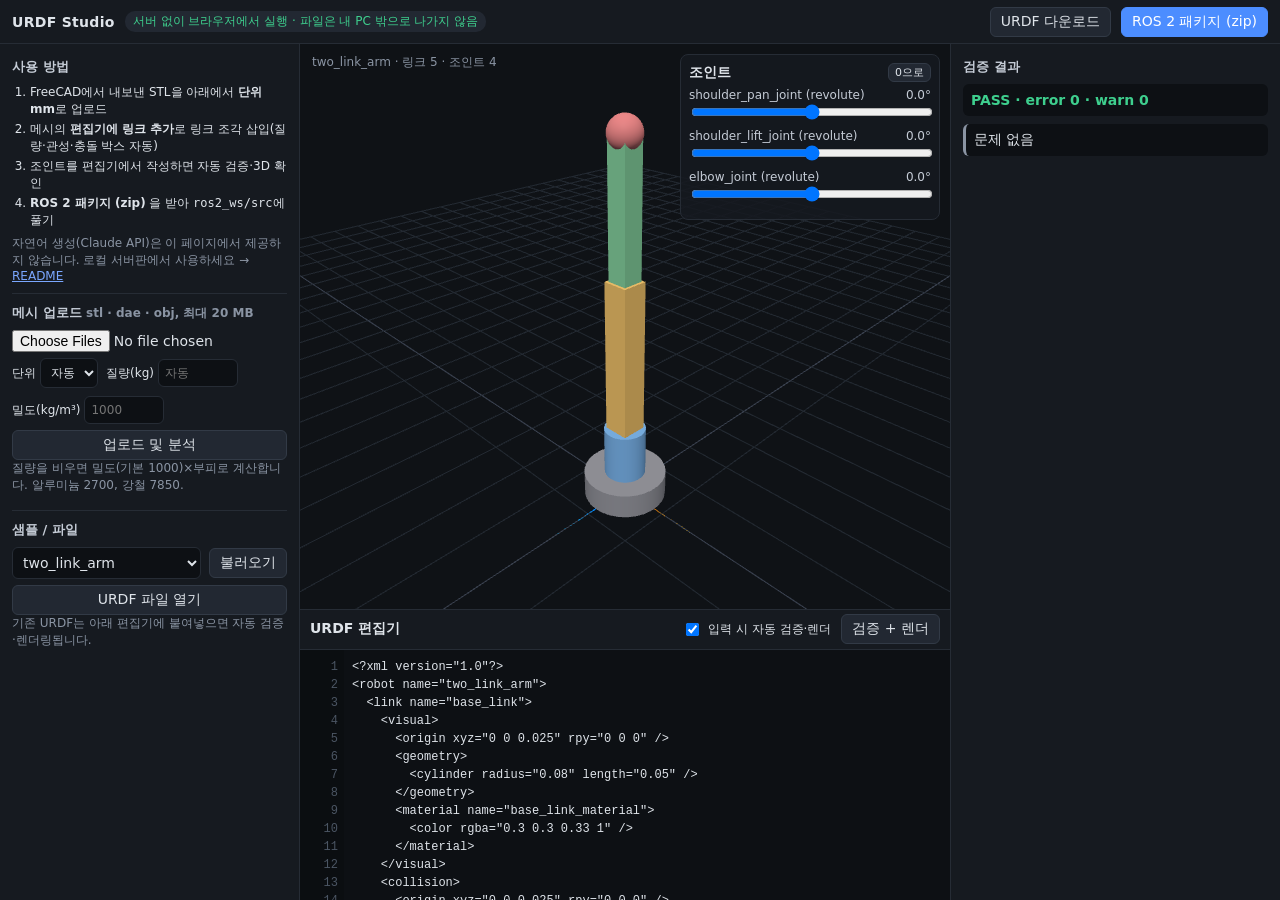
<file: docs/index.html>
<!doctype html>
<html lang="ko">
<head>
  <meta charset="utf-8">
  <meta name="viewport" content="width=device-width, initial-scale=1">
  <title>URDF Studio</title>
  <link rel="icon" href="data:,">
  <link rel="stylesheet" href="./css/style.css">
  <!-- three@0.186.1, urdf-loader@0.13.1, jszip@3.10.1 은 vendor/ 에 포함(CDN 불필요). 원본 SRI 해시와 일치 확인함. -->
  <script type="importmap">
  {
    "imports": {
      "three": "./vendor/three/build/three.module.js",
      "three/examples/jsm/": "./vendor/three/examples/jsm/",
      "urdf-loader": "./vendor/urdf-loader/src/URDFLoader.js"
    }
  }
  </script>
</head>
<body>
<header class="topbar">
  <div class="brand">URDF Studio</div>
  <div class="badge ok">서버 없이 브라우저에서 실행 · 파일은 내 PC 밖으로 나가지 않음</div>
  <div class="spacer"></div>
  <button id="btnDownloadUrdf" class="btn" title="편집기의 URDF를 다운로드">URDF 다운로드</button>
  <button id="btnDownloadZip" class="btn primary" title="ROS 2 description 패키지 zip">ROS 2 패키지 (zip)</button>
</header>

<main class="layout">
  <!-- Left: inputs -->
  <aside class="panel left">
    <section>
      <h2>사용 방법</h2>
      <ol class="small steps">
        <li>FreeCAD에서 내보낸 STL을 아래에서 <b>단위 mm</b>로 업로드</li>
        <li>메시의 <b>편집기에 링크 추가</b>로 링크 조각 삽입(질량·관성·충돌 박스 자동)</li>
        <li>조인트를 편집기에서 작성하면 자동 검증·3D 확인</li>
        <li><b>ROS 2 패키지 (zip)</b> 을 받아 <code>ros2_ws/src</code>에 풀기</li>
      </ol>
      <div class="muted small">자연어 생성(Claude API)은 이 페이지에서 제공하지 않습니다. 로컬 서버판에서 사용하세요 → <a href="https://github.com/kgh-DaC/URDF-Studio#readme" target="_blank" rel="noopener">README</a></div>
    </section>

    <section>
      <h2>메시 업로드 <span class="muted small">stl · dae · obj, 최대 20 MB</span></h2>
      <input type="file" id="meshFiles" accept=".stl,.dae,.obj" multiple>
      <div class="row">
        <label>단위 <select id="meshUnit"><option value="">자동</option><option value="mm">mm</option><option value="m">m</option></select></label>
        <label>질량(kg) <input type="number" id="meshMass" min="0" step="0.01" placeholder="자동"></label>
        <label>밀도(kg/m³) <input type="number" id="meshDensity" min="0" step="1" placeholder="1000"></label>
      </div>
      <button id="btnUpload" class="btn block">업로드 및 분석</button>
      <div class="muted small">질량을 비우면 밀도(기본 1000)×부피로 계산합니다. 알루미늄 2700, 강철 7850.</div>
      <ul id="meshList" class="meshlist small"></ul>
    </section>

    <section>
      <h2>샘플 / 파일</h2>
      <div class="row">
        <select id="sampleSelect"></select>
        <button id="btnLoadSample" class="btn">불러오기</button>
      </div>
      <label class="btn block filebtn">URDF 파일 열기<input type="file" id="urdfFile" accept=".urdf,.xml" hidden></label>
      <div class="muted small">기존 URDF는 아래 편집기에 붙여넣으면 자동 검증·렌더링됩니다.</div>
    </section>
  </aside>

  <!-- Center: viewer -->
  <section class="viewer-wrap">
    <div id="viewer"></div>
    <div id="viewerMsg" class="viewer-msg"></div>
    <div class="joints" id="jointsPanel">
      <div class="joints-head">
        <strong>조인트</strong>
        <button id="btnResetJoints" class="btn tiny">0으로</button>
      </div>
      <div id="jointSliders"></div>
    </div>
  </section>

  <!-- Right: validation -->
  <aside class="panel right">
    <section>
      <h2>검증 결과</h2>
      <div id="valSummary" class="summary">-</div>
      <ul id="issues" class="issues"></ul>
    </section>
    </aside>

  <!-- Bottom: editor -->
  <section class="editor-wrap">
    <div class="editor-head">
      <strong>URDF 편집기</strong>
      <span id="editorState" class="muted small"></span>
      <div class="spacer"></div>
      <label class="check small"><input type="checkbox" id="autoApply" checked> 입력 시 자동 검증·렌더</label>
      <button id="btnApply" class="btn">검증 + 렌더</button>
    </div>
    <div class="editor">
      <pre id="gutter" class="gutter" aria-hidden="true">1</pre>
      <textarea id="editor" spellcheck="false" wrap="off" placeholder="여기에 URDF XML을 붙여넣으세요"></textarea>
    </div>
  </section>
</main>

<script src="./vendor/jszip/jszip.min.js"></script>
<script type="module" src="./js/app.js"></script>
</body>
</html>
</file>
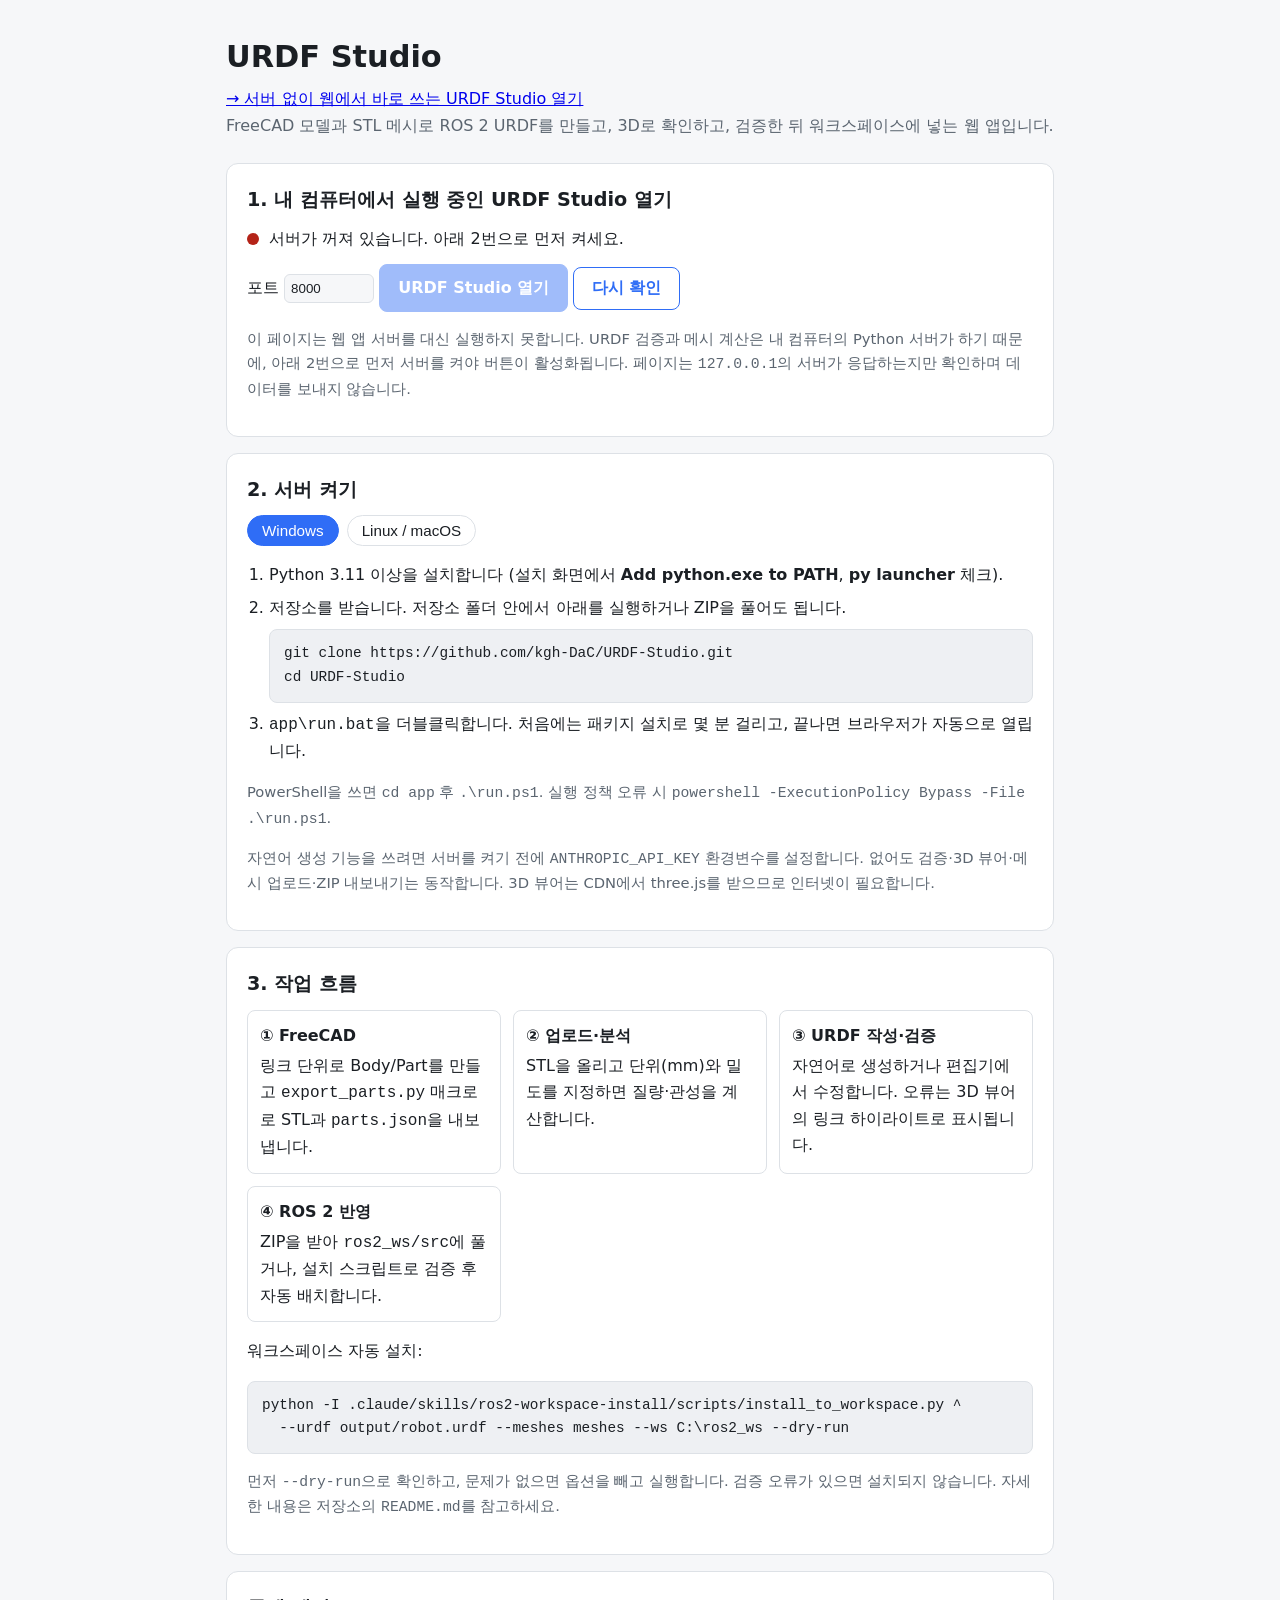
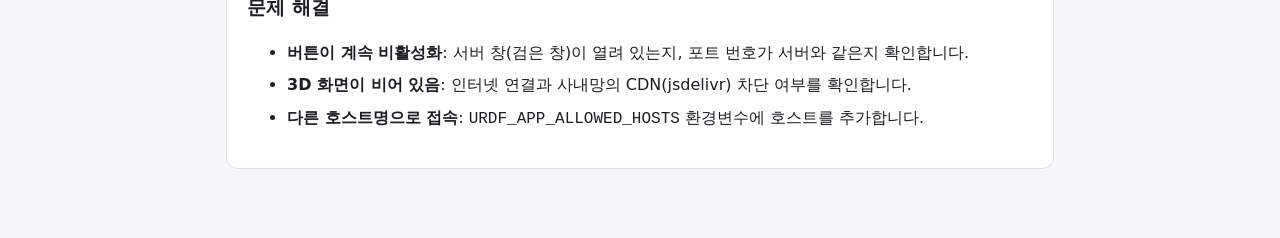
<file: docs/local.html>
<!doctype html>
<html lang="ko">
<head>
<meta charset="utf-8">
<meta name="viewport" content="width=device-width, initial-scale=1">
<title>URDF Studio 로컬 서버 안내</title>
<style>
  :root { --bg:#f6f7f9; --fg:#1b1f24; --muted:#5b6570; --card:#fff; --line:#dde1e6; --accent:#2f6df6; --ok:#1a7f4b; --bad:#b42318; --code:#eef0f3; }
  @media (prefers-color-scheme: dark) {
    :root { --bg:#0f1318; --fg:#e6e9ed; --muted:#9aa5b1; --card:#171c23; --line:#2a323c; --accent:#5b8dff; --ok:#3ccf87; --bad:#ff7b72; --code:#0b0e12; }
  }
  * { box-sizing:border-box; }
  body { margin:0; background:var(--bg); color:var(--fg); font:16px/1.65 system-ui,"Segoe UI","Malgun Gothic",sans-serif; }
  main { max-width:860px; margin:0 auto; padding:32px 16px 64px; }
  h1 { font-size:1.9rem; margin:0 0 4px; }
  h2 { font-size:1.2rem; margin:0 0 10px; }
  p.lead { color:var(--muted); margin:0 0 24px; }
  .card { background:var(--card); border:1px solid var(--line); border-radius:12px; padding:20px; margin-bottom:16px; }
  .status { display:flex; align-items:center; gap:10px; flex-wrap:wrap; }
  .dot { width:12px; height:12px; border-radius:50%; background:var(--muted); }
  .dot.ok { background:var(--ok); } .dot.bad { background:var(--bad); }
  .btn { display:inline-block; padding:10px 18px; border-radius:8px; border:1px solid var(--accent); background:var(--accent); color:#fff; text-decoration:none; font-weight:600; cursor:pointer; font-size:1rem; }
  .btn.ghost { background:transparent; color:var(--accent); }
  .btn[aria-disabled="true"] { opacity:.45; pointer-events:none; }
  pre { background:var(--code); border:1px solid var(--line); border-radius:8px; padding:12px 14px; overflow-x:auto; margin:8px 0; font-size:.9rem; position:relative; }
  code { font-family:ui-monospace,Consolas,monospace; }
  .tabs { display:flex; gap:8px; margin-bottom:10px; }
  .tabs button { border:1px solid var(--line); background:transparent; color:var(--fg); padding:6px 14px; border-radius:999px; cursor:pointer; font-size:.95rem; }
  .tabs button[aria-selected="true"] { background:var(--accent); border-color:var(--accent); color:#fff; }
  .panel[hidden] { display:none; }
  ol { padding-left:22px; } li { margin:6px 0; }
  .muted { color:var(--muted); font-size:.92rem; }
  .grid { display:grid; grid-template-columns:repeat(auto-fit,minmax(230px,1fr)); gap:12px; }
  .grid div { border:1px solid var(--line); border-radius:8px; padding:12px; }
  .grid b { display:block; margin-bottom:4px; }
  input[type=number] { width:90px; padding:6px; border-radius:6px; border:1px solid var(--line); background:var(--bg); color:var(--fg); }
  button.copy { position:absolute; top:6px; right:6px; font-size:.75rem; padding:2px 8px; border-radius:6px; border:1px solid var(--line); background:var(--card); color:var(--fg); cursor:pointer; }
</style>
</head>
<body>
<main>
  <h1>URDF Studio</h1>
  <p class="lead"><a href="./index.html">→ 서버 없이 웹에서 바로 쓰는 URDF Studio 열기</a><br>FreeCAD 모델과 STL 메시로 ROS 2 URDF를 만들고, 3D로 확인하고, 검증한 뒤 워크스페이스에 넣는 웹 앱입니다.</p>

  <section class="card" aria-labelledby="h-run">
    <h2 id="h-run">1. 내 컴퓨터에서 실행 중인 URDF Studio 열기</h2>
    <div class="status">
      <span class="dot" id="dot"></span>
      <span id="stateText">서버 확인 중…</span>
    </div>
    <p style="margin:12px 0 0">
      포트 <input type="number" id="port" value="8000" min="1" max="65535" aria-label="포트">
      <a class="btn" id="open" href="http://127.0.0.1:8000" target="_blank" rel="noopener" aria-disabled="true">URDF Studio 열기</a>
      <button class="btn ghost" id="recheck" type="button">다시 확인</button>
    </p>
    <p class="muted">이 페이지는 웹 앱 서버를 대신 실행하지 못합니다. URDF 검증과 메시 계산은 내 컴퓨터의 Python 서버가 하기 때문에, 아래 2번으로 먼저 서버를 켜야 버튼이 활성화됩니다. 페이지는 <code>127.0.0.1</code>의 서버가 응답하는지만 확인하며 데이터를 보내지 않습니다.</p>
  </section>

  <section class="card" aria-labelledby="h-start">
    <h2 id="h-start">2. 서버 켜기</h2>
    <div class="tabs" role="tablist">
      <button role="tab" aria-selected="true" data-p="win">Windows</button>
      <button role="tab" aria-selected="false" data-p="lin">Linux / macOS</button>
    </div>
    <div class="panel" id="p-win">
      <ol>
        <li>Python 3.11 이상을 설치합니다 (설치 화면에서 <b>Add python.exe to PATH</b>, <b>py launcher</b> 체크).</li>
        <li>저장소를 받습니다. 저장소 폴더 안에서 아래를 실행하거나 ZIP을 풀어도 됩니다.
<pre><code>git clone https://github.com/kgh-DaC/URDF-Studio.git
cd URDF-Studio</code></pre></li>
        <li><code>app\run.bat</code>을 더블클릭합니다. 처음에는 패키지 설치로 몇 분 걸리고, 끝나면 브라우저가 자동으로 열립니다.</li>
      </ol>
      <p class="muted">PowerShell을 쓰면 <code>cd app</code> 후 <code>.\run.ps1</code>. 실행 정책 오류 시 <code>powershell -ExecutionPolicy Bypass -File .\run.ps1</code>.</p>
    </div>
    <div class="panel" id="p-lin" hidden>
<pre><code>git clone https://github.com/kgh-DaC/URDF-Studio.git
cd URDF-Studio/app
python3 -m venv .venv &amp;&amp; . .venv/bin/activate
pip install -r requirements.txt
uvicorn main:app --port 8000</code></pre>
    </div>
    <p class="muted">자연어 생성 기능을 쓰려면 서버를 켜기 전에 <code>ANTHROPIC_API_KEY</code> 환경변수를 설정합니다. 없어도 검증·3D 뷰어·메시 업로드·ZIP 내보내기는 동작합니다. 3D 뷰어는 CDN에서 three.js를 받으므로 인터넷이 필요합니다.</p>
  </section>

  <section class="card" aria-labelledby="h-flow">
    <h2 id="h-flow">3. 작업 흐름</h2>
    <div class="grid">
      <div><b>① FreeCAD</b>링크 단위로 Body/Part를 만들고 <code>export_parts.py</code> 매크로로 STL과 <code>parts.json</code>을 내보냅니다.</div>
      <div><b>② 업로드·분석</b>STL을 올리고 단위(mm)와 밀도를 지정하면 질량·관성을 계산합니다.</div>
      <div><b>③ URDF 작성·검증</b>자연어로 생성하거나 편집기에서 수정합니다. 오류는 3D 뷰어의 링크 하이라이트로 표시됩니다.</div>
      <div><b>④ ROS 2 반영</b>ZIP을 받아 <code>ros2_ws/src</code>에 풀거나, 설치 스크립트로 검증 후 자동 배치합니다.</div>
    </div>
    <p>워크스페이스 자동 설치:</p>
<pre><code>python -I .claude/skills/ros2-workspace-install/scripts/install_to_workspace.py ^
  --urdf output/robot.urdf --meshes meshes --ws C:\ros2_ws --dry-run</code></pre>
    <p class="muted">먼저 <code>--dry-run</code>으로 확인하고, 문제가 없으면 옵션을 빼고 실행합니다. 검증 오류가 있으면 설치되지 않습니다. 자세한 내용은 저장소의 <code>README.md</code>를 참고하세요.</p>
  </section>

  <section class="card" aria-labelledby="h-help">
    <h2 id="h-help">문제 해결</h2>
    <ul>
      <li><b>버튼이 계속 비활성화</b>: 서버 창(검은 창)이 열려 있는지, 포트 번호가 서버와 같은지 확인합니다.</li>
      <li><b>3D 화면이 비어 있음</b>: 인터넷 연결과 사내망의 CDN(jsdelivr) 차단 여부를 확인합니다.</li>
      <li><b>다른 호스트명으로 접속</b>: <code>URDF_APP_ALLOWED_HOSTS</code> 환경변수에 호스트를 추가합니다.</li>
    </ul>
  </section>
</main>
<script>
(function () {
  var dot = document.getElementById('dot'), text = document.getElementById('stateText');
  var open = document.getElementById('open'), port = document.getElementById('port');
  function check() {
    var p = parseInt(port.value, 10) || 8000, base = 'http://127.0.0.1:' + p;
    open.href = base;
    dot.className = 'dot'; text.textContent = '서버 확인 중…'; open.setAttribute('aria-disabled', 'true');
    var ctl = new AbortController(), t = setTimeout(function () { ctl.abort(); }, 2500);
    // no-cors: 응답 내용은 못 읽지만 서버가 떠 있는지(연결 가능 여부)는 알 수 있다.
    fetch(base + '/api/health', { mode: 'no-cors', signal: ctl.signal, cache: 'no-store' })
      .then(function () { dot.className = 'dot ok'; text.textContent = '서버 실행 중 (' + base + ')'; open.removeAttribute('aria-disabled'); })
      .catch(function () { dot.className = 'dot bad'; text.textContent = '서버가 꺼져 있습니다. 아래 2번으로 먼저 켜세요.'; })
      .finally(function () { clearTimeout(t); });
  }
  document.getElementById('recheck').onclick = check;
  port.onchange = check;
  document.querySelectorAll('.tabs button').forEach(function (b) {
    b.onclick = function () {
      document.querySelectorAll('.tabs button').forEach(function (x) { x.setAttribute('aria-selected', x === b); });
      document.getElementById('p-win').hidden = b.dataset.p !== 'win';
      document.getElementById('p-lin').hidden = b.dataset.p !== 'lin';
    };
  });
  check();
})();
</script>
</body>
</html>
</file>
<file: docs/css/style.css>
:root {
  --bg: #0f1216; --panel: #161a20; --line: #262c35; --text: #dfe4ea; --muted: #8a94a3;
  --accent: #4c8dff; --err: #ff5d5d; --warn: #f2b84b; --ok: #3ecf8e;
  font-family: "Segoe UI", "Malgun Gothic", system-ui, sans-serif; font-size: 14px;
}
* { box-sizing: border-box; }
html, body { margin: 0; height: 100%; background: var(--bg); color: var(--text); }
button, input, select, textarea { font: inherit; color: inherit; }

.topbar { height: 44px; display: flex; align-items: center; gap: 10px; padding: 0 12px;
  border-bottom: 1px solid var(--line); background: var(--panel); }
.brand { font-weight: 700; letter-spacing: .3px; }
.spacer { flex: 1; }
.badge { font-size: 12px; padding: 2px 8px; border-radius: 10px; background: #222832; color: var(--muted); }
.badge.ok { color: var(--ok); } .badge.off { color: var(--warn); }

.layout { height: calc(100% - 44px); display: grid;
  grid-template-columns: 300px 1fr 330px; grid-template-rows: 1fr 34%;
  grid-template-areas: "left viewer right" "left editor right"; }
.panel { background: var(--panel); overflow-y: auto; padding: 4px 12px 12px; }
.left { grid-area: left; border-right: 1px solid var(--line); }
.right { grid-area: right; border-left: 1px solid var(--line); }
.panel section { padding: 10px 0; border-bottom: 1px solid var(--line); }
.panel section:last-child { border-bottom: 0; }
h2 { font-size: 13px; margin: 0 0 8px; text-transform: none; color: #c5ccd6; }
.muted { color: var(--muted); } .small { font-size: 12px; }

textarea, input[type=number], select { background: #0d1014; border: 1px solid var(--line); border-radius: 6px; padding: 6px; }
#prompt { width: 100%; resize: vertical; }
.row { display: flex; gap: 8px; align-items: center; margin: 6px 0; flex-wrap: wrap; }
.row label { display: flex; gap: 4px; align-items: center; font-size: 12px; }
.row input[type=number] { width: 80px; }
.row select { flex: 1; }
.check { display: flex; gap: 6px; align-items: center; margin: 6px 0; }

.btn { background: #222832; border: 1px solid #323a46; border-radius: 6px; padding: 5px 10px; cursor: pointer; }
.btn:hover { border-color: #4a5566; }
.btn:disabled { opacity: .5; cursor: not-allowed; }
.btn.primary { background: var(--accent); border-color: var(--accent); color: #fff; }
.btn.block { display: block; width: 100%; margin-top: 6px; text-align: center; }
.btn.tiny { padding: 1px 6px; font-size: 11px; }
.filebtn { cursor: pointer; }

.attempts { margin: 6px 0 0; padding-left: 18px; }
.attempts li { margin-bottom: 4px; }
.attempts .st-ok { color: var(--ok); } .attempts .st-bad { color: var(--warn); }
.meshlist { list-style: none; padding: 0; margin: 6px 0 0; }
.meshlist li { padding: 4px 0; border-top: 1px dashed var(--line); word-break: break-all; }
.meshlist .failed { color: var(--err); }

.viewer-wrap { grid-area: viewer; position: relative; overflow: hidden; }
#viewer { position: absolute; inset: 0; }
.viewer-msg { position: absolute; left: 12px; top: 10px; font-size: 12px; color: var(--muted); pointer-events: none; }
.viewer-msg.err { color: var(--err); }
.joints { position: absolute; right: 10px; top: 10px; width: 260px; max-height: calc(100% - 20px); overflow-y: auto;
  background: rgba(22, 26, 32, .88); border: 1px solid var(--line); border-radius: 8px; padding: 8px; }
.joints-head { display: flex; justify-content: space-between; align-items: center; margin-bottom: 4px; }
.joint { margin: 6px 0; font-size: 12px; }
.joint .jl { display: flex; justify-content: space-between; color: #c5ccd6; }
.joint input[type=range] { width: 100%; }

.summary { font-weight: 700; padding: 8px; border-radius: 6px; background: #0d1014; }
.summary.pass { color: var(--ok); } .summary.fail { color: var(--err); }
.issues { list-style: none; padding: 0; margin: 8px 0 0; }
.issues li { padding: 7px 8px; margin-bottom: 6px; border-radius: 6px; background: #0d1014; border-left: 3px solid var(--muted); cursor: pointer; }
.issues li.error { border-left-color: var(--err); } .issues li.warn { border-left-color: var(--warn); }
.issues li.active { outline: 1px solid var(--accent); }
.issues .sev { font-size: 11px; font-weight: 700; text-transform: uppercase; margin-right: 6px; }
.issues li.error .sev { color: var(--err); } .issues li.warn .sev { color: var(--warn); }
.issues .where { font-family: Consolas, monospace; color: #9ecbff; }
.issues .sug { color: var(--muted); font-size: 12px; margin-top: 3px; }
.assumptions { padding-left: 18px; margin: 0; } .assumptions li { margin-bottom: 4px; }

.editor-wrap { grid-area: editor; display: flex; flex-direction: column; border-top: 1px solid var(--line); background: var(--panel); min-height: 0; }
.editor-head { display: flex; align-items: center; gap: 10px; padding: 4px 10px; border-bottom: 1px solid var(--line); }
.editor { flex: 1; display: flex; min-height: 0; background: #0d1014; }
.gutter { margin: 0; padding: 8px 6px; min-width: 44px; text-align: right; color: #4b5563; background: #0b0e11;
  font: 12px/18px Consolas, "Courier New", monospace; overflow: hidden; user-select: none; }
#editor { flex: 1; border: 0; border-radius: 0; resize: none; outline: none; padding: 8px;
  font: 12px/18px Consolas, "Courier New", monospace; white-space: pre; overflow: auto; tab-size: 2; }
.steps { margin: 6px 0; padding-left: 18px; }
.steps li { margin: 3px 0; }
.meshlist li .btn.tiny { margin-top: 4px; }
a { color: #7aa7ff; }
</file>
